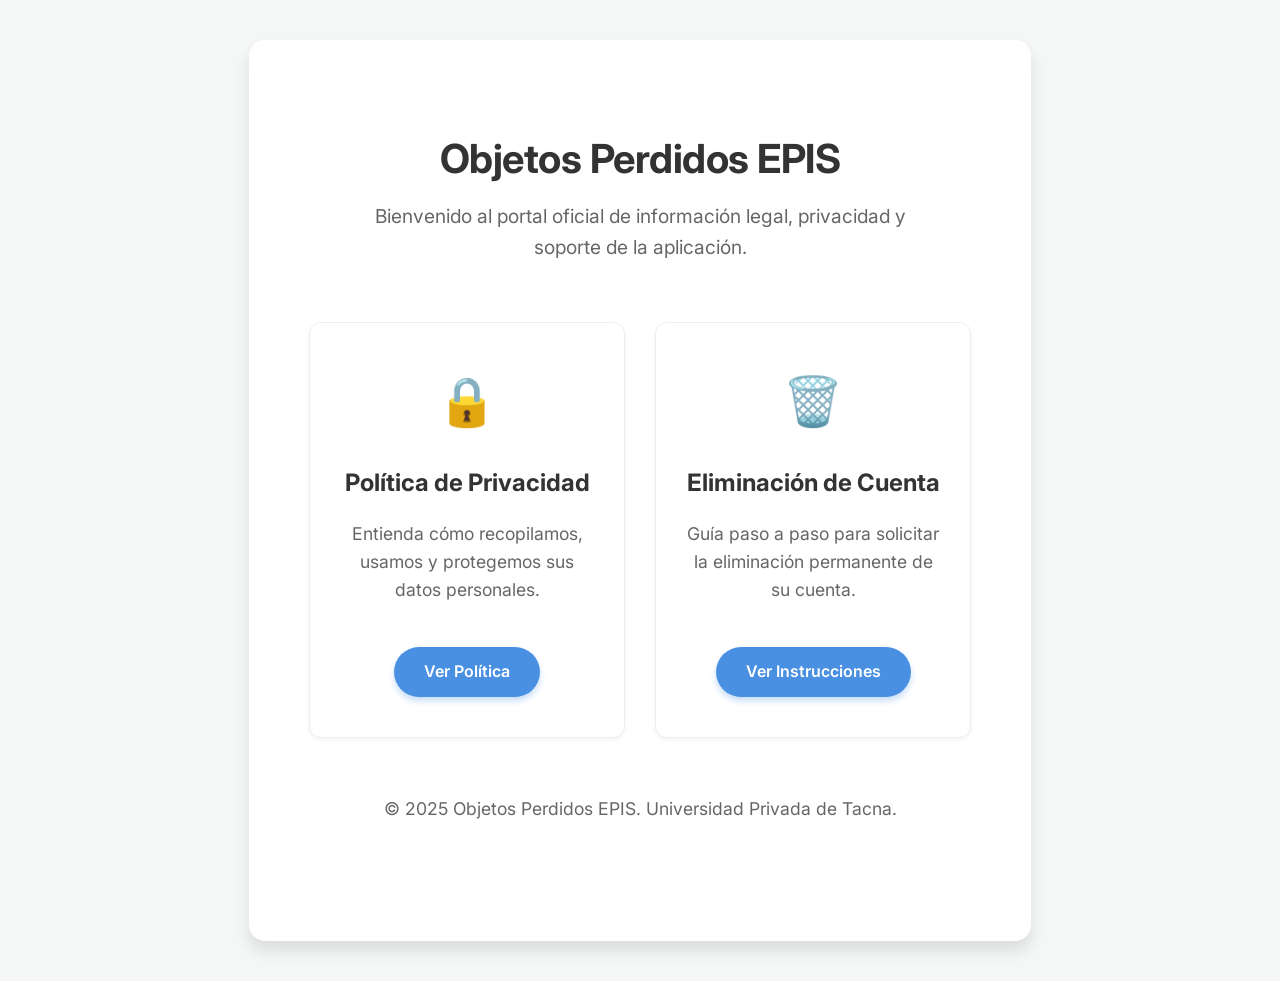
<file: index.html>
<!DOCTYPE html>
<html lang="es">
<head>
    <meta charset="UTF-8">
    <meta name="viewport" content="width=device-width, initial-scale=1.0">
    <title>Objetos Perdidos EPIS - Legal</title>
    <link rel="stylesheet" href="styles.css">
</head>
<body>
    <div class="container">
        <div class="hero">
            <h1>Objetos Perdidos EPIS</h1>
            <p>Bienvenido al portal oficial de información legal, privacidad y soporte de la aplicación.</p>
        </div>

        <div class="card-container">
            <div class="card">
                <span class="card-icon">🔒</span>
                <h3>Política de Privacidad</h3>
                <p>Entienda cómo recopilamos, usamos y protegemos sus datos personales.</p>
                <a href="privacy.html" class="btn">Ver Política</a>
            </div>
            <div class="card">
                <span class="card-icon">🗑️</span>
                <h3>Eliminación de Cuenta</h3>
                <p>Guía paso a paso para solicitar la eliminación permanente de su cuenta.</p>
                <a href="delete_account.html" class="btn">Ver Instrucciones</a>
            </div>
        </div>

        <div class="footer">
            <p>&copy; 2025 Objetos Perdidos EPIS. Universidad Privada de Tacna.</p>
        </div>
    </div>
</body>
</html>
</file>
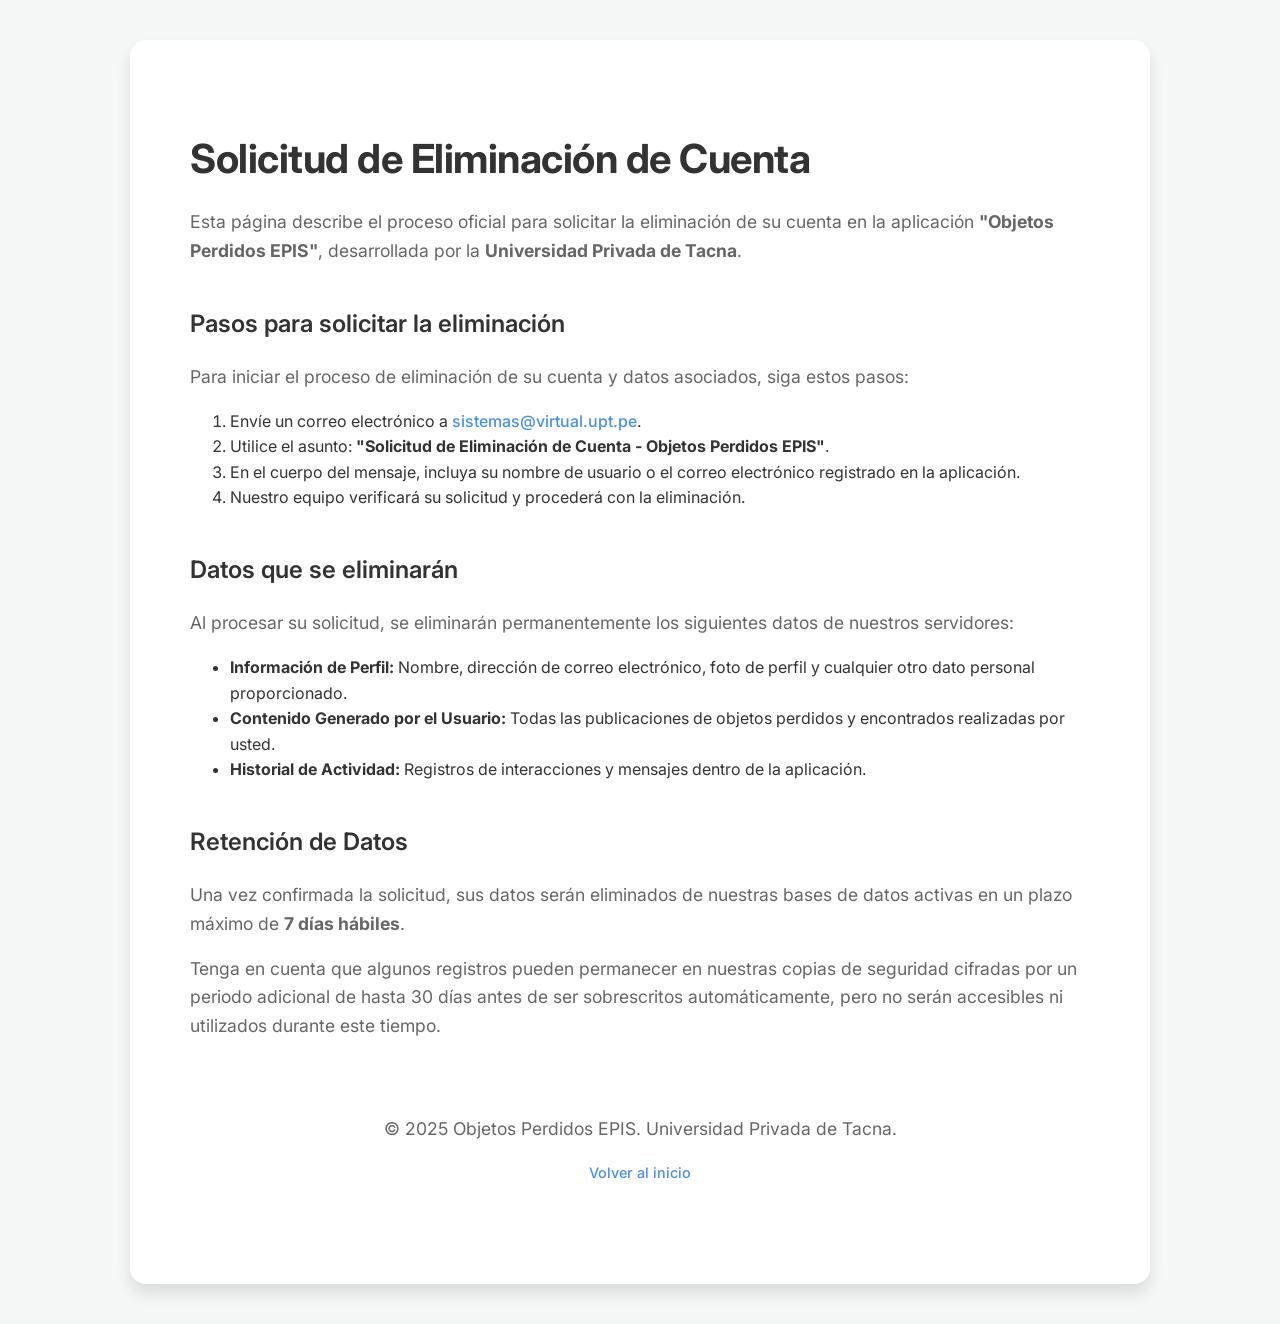
<file: delete_account.html>
<!DOCTYPE html>
<html lang="es">
<head>
    <meta charset="UTF-8">
    <meta name="viewport" content="width=device-width, initial-scale=1.0">
    <title>Eliminación de Cuenta - Objetos Perdidos EPIS</title>
    <link rel="stylesheet" href="styles.css">
</head>
<body>
    <div class="container">
        <h1>Solicitud de Eliminación de Cuenta</h1>
        <p>Esta página describe el proceso oficial para solicitar la eliminación de su cuenta en la aplicación <strong>"Objetos Perdidos EPIS"</strong>, desarrollada por la <strong>Universidad Privada de Tacna</strong>.</p>

        <h2>Pasos para solicitar la eliminación</h2>
        <p>Para iniciar el proceso de eliminación de su cuenta y datos asociados, siga estos pasos:</p>
        <ol>
            <li>Envíe un correo electrónico a <a href="mailto:sistemas@virtual.upt.pe">sistemas@virtual.upt.pe</a>.</li>
            <li>Utilice el asunto: <strong>"Solicitud de Eliminación de Cuenta - Objetos Perdidos EPIS"</strong>.</li>
            <li>En el cuerpo del mensaje, incluya su nombre de usuario o el correo electrónico registrado en la aplicación.</li>
            <li>Nuestro equipo verificará su solicitud y procederá con la eliminación.</li>
        </ol>

        <h2>Datos que se eliminarán</h2>
        <p>Al procesar su solicitud, se eliminarán permanentemente los siguientes datos de nuestros servidores:</p>
        <ul>
            <li><strong>Información de Perfil:</strong> Nombre, dirección de correo electrónico, foto de perfil y cualquier otro dato personal proporcionado.</li>
            <li><strong>Contenido Generado por el Usuario:</strong> Todas las publicaciones de objetos perdidos y encontrados realizadas por usted.</li>
            <li><strong>Historial de Actividad:</strong> Registros de interacciones y mensajes dentro de la aplicación.</li>
        </ul>

        <h2>Retención de Datos</h2>
        <p>Una vez confirmada la solicitud, sus datos serán eliminados de nuestras bases de datos activas en un plazo máximo de <strong>7 días hábiles</strong>. </p>
        <p>Tenga en cuenta que algunos registros pueden permanecer en nuestras copias de seguridad cifradas por un periodo adicional de hasta 30 días antes de ser sobrescritos automáticamente, pero no serán accesibles ni utilizados durante este tiempo.</p>

        <div class="footer">
            <p>&copy; 2025 Objetos Perdidos EPIS. Universidad Privada de Tacna.</p>
            <a href="index.html">Volver al inicio</a>
        </div>
    </div>
</body>
</html>
</file>
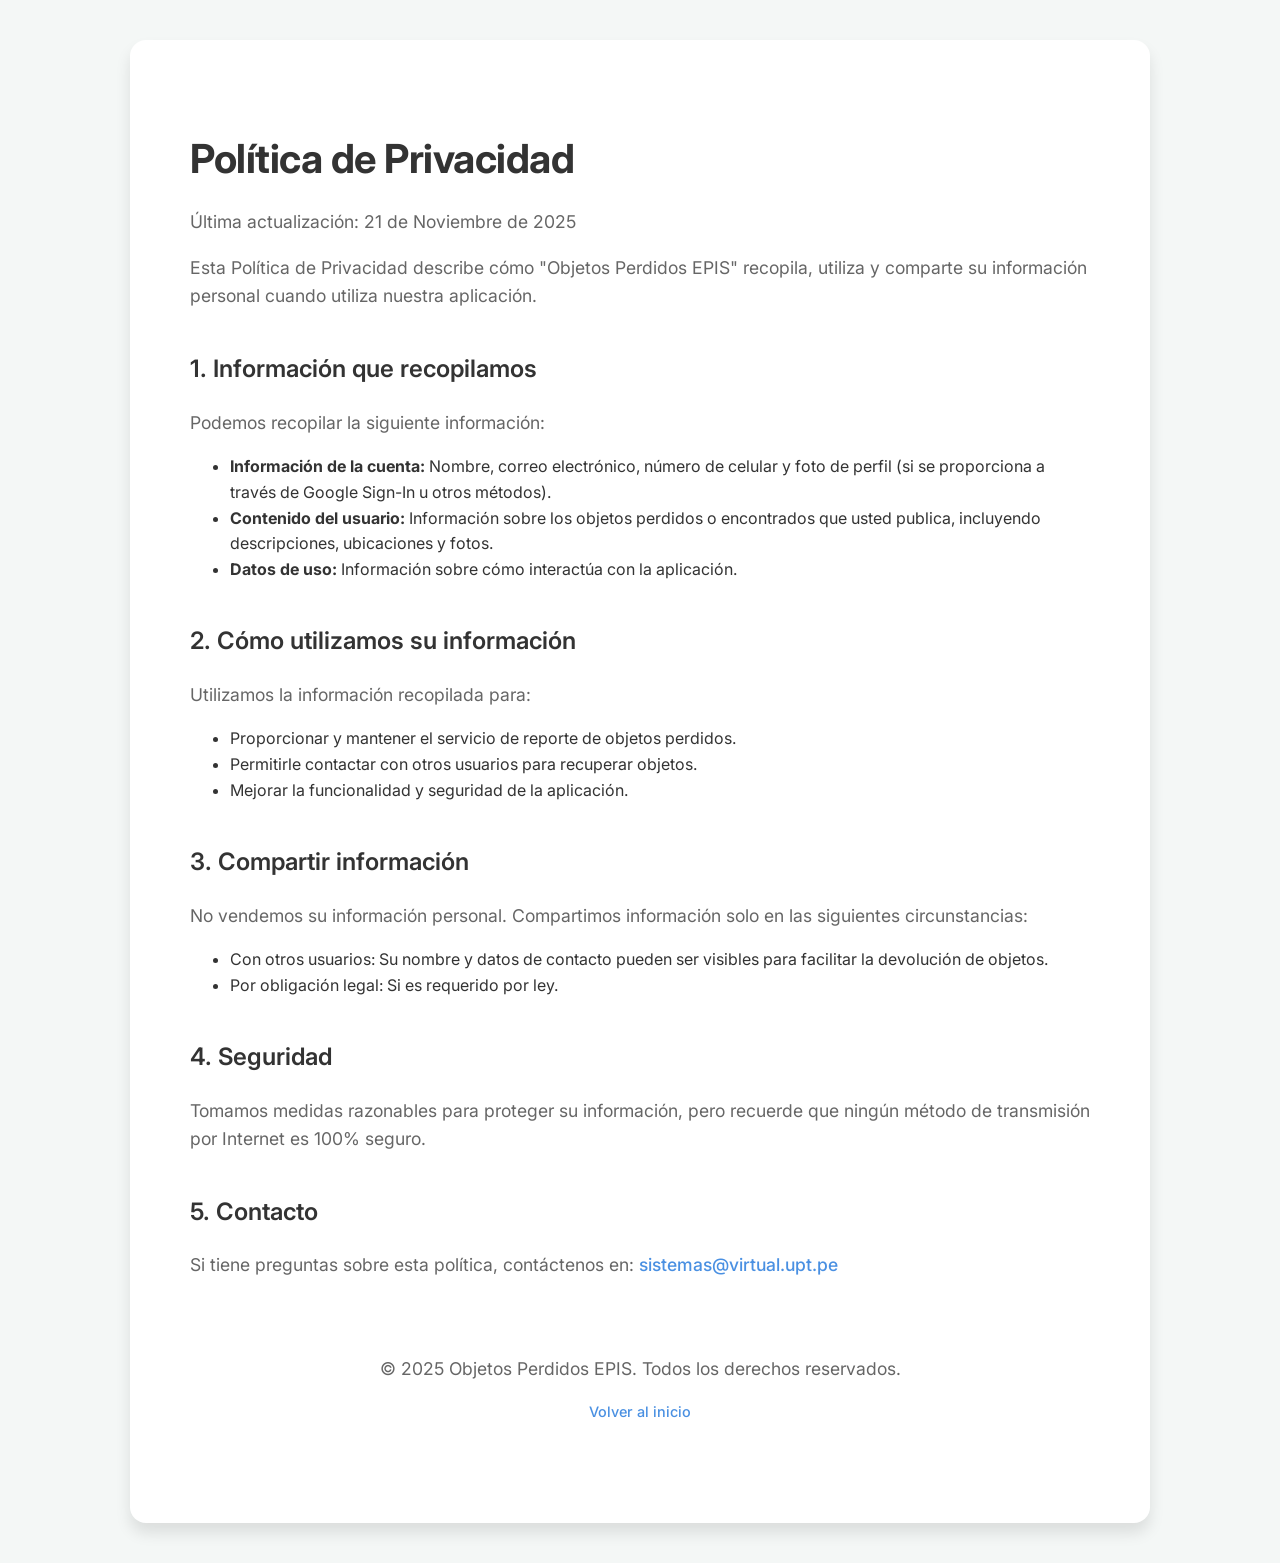
<file: privacy.html>
<!DOCTYPE html>
<html lang="es">
<head>
    <meta charset="UTF-8">
    <meta name="viewport" content="width=device-width, initial-scale=1.0">
    <title>Política de Privacidad - Objetos Perdidos EPIS</title>
    <link rel="stylesheet" href="styles.css">
</head>
<body>
    <div class="container">
        <h1>Política de Privacidad</h1>
        <p>Última actualización: 21 de Noviembre de 2025</p>

        <p>Esta Política de Privacidad describe cómo "Objetos Perdidos EPIS" recopila, utiliza y comparte su información personal cuando utiliza nuestra aplicación.</p>

        <h2>1. Información que recopilamos</h2>
        <p>Podemos recopilar la siguiente información:</p>
        <ul>
            <li><strong>Información de la cuenta:</strong> Nombre, correo electrónico, número de celular y foto de perfil (si se proporciona a través de Google Sign-In u otros métodos).</li>
            <li><strong>Contenido del usuario:</strong> Información sobre los objetos perdidos o encontrados que usted publica, incluyendo descripciones, ubicaciones y fotos.</li>
            <li><strong>Datos de uso:</strong> Información sobre cómo interactúa con la aplicación.</li>
        </ul>

        <h2>2. Cómo utilizamos su información</h2>
        <p>Utilizamos la información recopilada para:</p>
        <ul>
            <li>Proporcionar y mantener el servicio de reporte de objetos perdidos.</li>
            <li>Permitirle contactar con otros usuarios para recuperar objetos.</li>
            <li>Mejorar la funcionalidad y seguridad de la aplicación.</li>
        </ul>

        <h2>3. Compartir información</h2>
        <p>No vendemos su información personal. Compartimos información solo en las siguientes circunstancias:</p>
        <ul>
            <li>Con otros usuarios: Su nombre y datos de contacto pueden ser visibles para facilitar la devolución de objetos.</li>
            <li>Por obligación legal: Si es requerido por ley.</li>
        </ul>

        <h2>4. Seguridad</h2>
        <p>Tomamos medidas razonables para proteger su información, pero recuerde que ningún método de transmisión por Internet es 100% seguro.</p>

        <h2>5. Contacto</h2>
        <p>Si tiene preguntas sobre esta política, contáctenos en: <a href="mailto:sistemas@virtual.upt.pe">sistemas@virtual.upt.pe</a></p>

        <div class="footer">
            <p>&copy; 2025 Objetos Perdidos EPIS. Todos los derechos reservados.</p>
            <a href="index.html">Volver al inicio</a>
        </div>
    </div>
</body>
</html>
</file>
<file: styles.css>
@import url('https://fonts.googleapis.com/css2?family=Inter:wght@300;400;600;700&display=swap');

:root {
    --primary-color: #4a90e2;
    --secondary-color: #357abd;
    --accent-color: #ff6b6b;
    --text-color: #333;
    --text-light: #666;
    --bg-color: #f4f7f6;
    --container-bg: #ffffff;
    --font-family: 'Inter', sans-serif;
    --shadow-sm: 0 2px 4px rgba(0,0,0,0.05);
    --shadow-md: 0 4px 6px rgba(0,0,0,0.1);
    --shadow-lg: 0 10px 15px rgba(0,0,0,0.1);
}

body {
    font-family: var(--font-family);
    background-color: var(--bg-color);
    color: var(--text-color);
    line-height: 1.6;
    margin: 0;
    padding: 0;
    min-height: 100vh;
    display: flex;
    flex-direction: column;
}

.container {
    max-width: 900px;
    margin: 40px auto;
    background: var(--container-bg);
    padding: 60px;
    border-radius: 16px;
    box-shadow: var(--shadow-lg);
}

h1 {
    color: var(--text-color);
    font-weight: 700;
    font-size: 2.5rem;
    margin-bottom: 10px;
    letter-spacing: -0.5px;
}

h2 {
    margin-top: 40px;
    color: var(--text-color);
    font-weight: 600;
}

p {
    color: var(--text-light);
    font-size: 1.1rem;
}

a {
    color: var(--primary-color);
    text-decoration: none;
    font-weight: 500;
    transition: color 0.2s;
}

a:hover {
    color: var(--secondary-color);
    text-decoration: underline;
}

/* Hero Section for Index */
.hero {
    text-align: center;
    margin-bottom: 60px;
}

.hero p {
    font-size: 1.2rem;
    max-width: 600px;
    margin: 0 auto;
}

/* Cards */
.card-container {
    display: grid;
    grid-template-columns: repeat(auto-fit, minmax(300px, 1fr));
    gap: 30px;
    margin-top: 40px;
}

.card {
    background: #fff;
    padding: 40px 30px;
    border-radius: 12px;
    text-align: center;
    transition: transform 0.3s ease, box-shadow 0.3s ease;
    border: 1px solid #eee;
    box-shadow: var(--shadow-sm);
}

.card:hover {
    transform: translateY(-5px);
    box-shadow: var(--shadow-md);
    border-color: var(--primary-color);
}

.card h3 {
    color: var(--text-color);
    font-size: 1.5rem;
    margin-bottom: 15px;
}

.card-icon {
    font-size: 3rem;
    margin-bottom: 20px;
    display: block;
}

/* Buttons */
.btn {
    display: inline-block;
    background-color: var(--primary-color);
    color: white !important;
    padding: 12px 30px;
    border-radius: 50px;
    margin-top: 25px;
    font-weight: 600;
    text-decoration: none !important;
    transition: background-color 0.2s, transform 0.1s;
    box-shadow: 0 4px 6px rgba(74, 144, 226, 0.3);
}

.btn:hover {
    background-color: var(--secondary-color);
    transform: translateY(-1px);
    box-shadow: 0 6px 8px rgba(74, 144, 226, 0.4);
}

/* Footer */
.footer {
    margin-top: auto;
    padding: 40px 0;
    text-align: center;
    color: #888;
    font-size: 0.9rem;
}

/* Responsive */
@media (max-width: 768px) {
    .container {
        margin: 20px;
        padding: 30px;
    }
    
    h1 {
        font-size: 2rem;
    }
}
</file>
